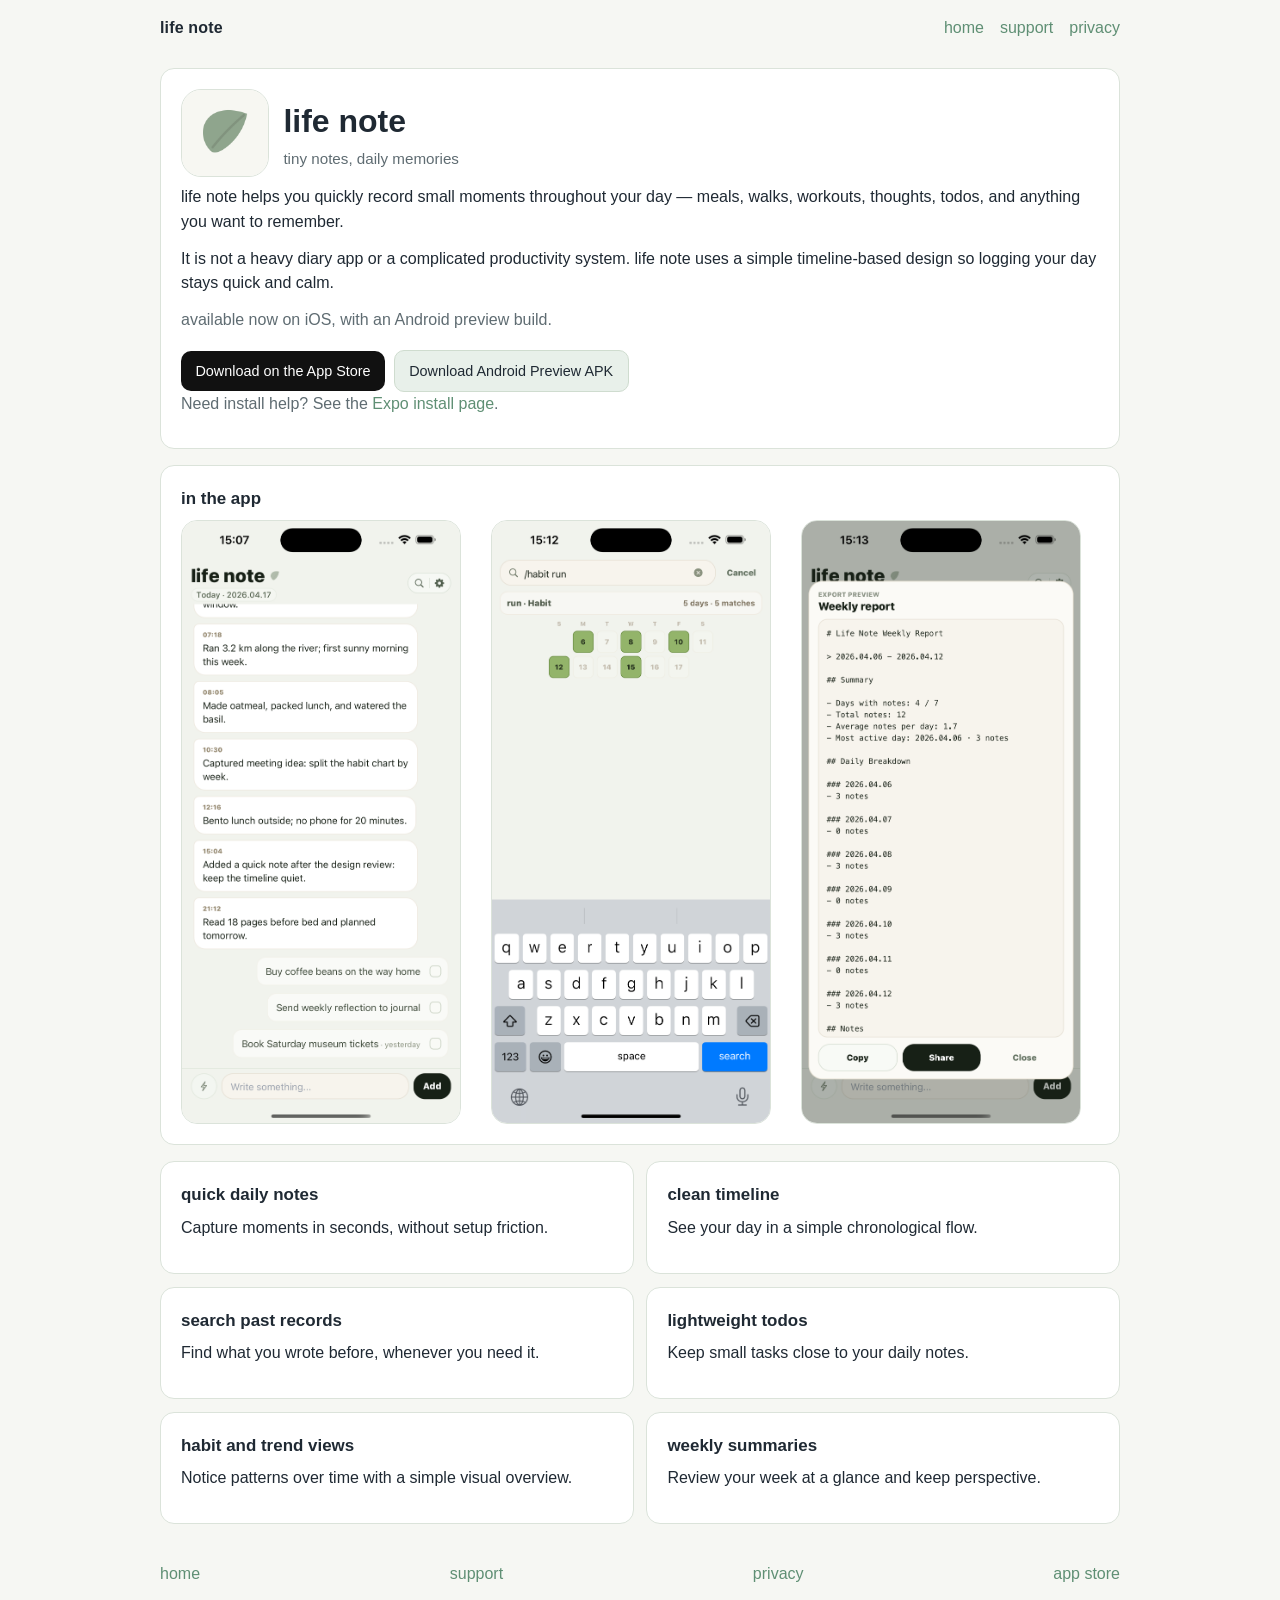
<file: index.html>
<!doctype html>
<html lang="en">
  <head>
    <meta charset="UTF-8" />
    <meta name="viewport" content="width=device-width, initial-scale=1" />
    <title>life note</title>
    <meta name="description" content="life note is a quiet daily log for tiny memories, with quick notes, a clean timeline, lightweight todos, and weekly summaries." />
    <meta property="og:title" content="life note" />
    <meta property="og:description" content="a quiet daily log for tiny memories" />
    <meta property="og:type" content="website" />
    <meta name="apple-itunes-app" content="app-id=6763540947" />
    <link rel="stylesheet" href="styles.css" />
  </head>
  <body>
    <header class="container site-header">
      <div class="brand">life note</div>
      <nav aria-label="Primary">
        <a href="./">home</a>
        <a href="support/">support</a>
        <a href="privacy/">privacy</a>
      </nav>
    </header>

    <main class="container">
      <section class="hero card">
        <div class="hero-top">
          <img class="app-icon" src="assets/app-icon.png" alt="life note app icon" width="88" height="88" />
          <div>
            <h1>life note</h1>
            <p class="eyebrow">tiny notes, daily memories</p>
          </div>
        </div>
        <p>
          life note helps you quickly record small moments throughout your day — meals,
          walks, workouts, thoughts, todos, and anything you want to remember.
        </p>
        <p>
          It is not a heavy diary app or a complicated productivity system. life note uses
          a simple timeline-based design so logging your day stays quick and calm.
        </p>
        <p class="app-status">available now on iOS, with an Android preview build.</p>
        <div class="store-links" aria-label="Download links">
          <p class="appstore-wrap">
            <a class="appstore-link" href="https://apps.apple.com/us/app/life-note-daily-log/id6763540947" aria-label="Download life note: daily log on the App Store">Download on the App Store</a>
          </p>
          <p class="appstore-wrap">
            <a class="apk-link" href="https://expo.dev/artifacts/eas/7yoeuyge9TSoAPJk5utCCJ.apk" aria-label="Download life note Android preview APK">Download Android Preview APK</a>
          </p>
        </div>
        <p class="meta">
          Need install help? See the
          <a href="https://expo.dev/accounts/wjianbo/projects/my-shortcut-app/builds/351c557d-491e-4d58-a4a0-22232714729a">Expo install page</a>.
        </p>
      </section>

      <section class="screenshots card" aria-label="life note iOS screenshots">
        <h2>in the app</h2>
        <div class="screenshot-grid">
          <img src="assets/screenshots/screenshot-timeline.png" alt="life note timeline screen" loading="lazy" />
          <img src="assets/screenshots/screenshot-search.png" alt="life note search and trends screen" loading="lazy" />
          <img src="assets/screenshots/screenshot-summary.png" alt="life note weekly summary and todo screen" loading="lazy" />
        </div>
      </section>

      <section class="features" aria-label="Features">
        <article class="card"><h2>quick daily notes</h2><p>Capture moments in seconds, without setup friction.</p></article>
        <article class="card"><h2>clean timeline</h2><p>See your day in a simple chronological flow.</p></article>
        <article class="card"><h2>search past records</h2><p>Find what you wrote before, whenever you need it.</p></article>
        <article class="card"><h2>lightweight todos</h2><p>Keep small tasks close to your daily notes.</p></article>
        <article class="card"><h2>habit and trend views</h2><p>Notice patterns over time with a simple visual overview.</p></article>
        <article class="card"><h2>weekly summaries</h2><p>Review your week at a glance and keep perspective.</p></article>
      </section>
    </main>

    <footer class="container site-footer">
      <a href="./">home</a>
      <a href="support/">support</a>
      <a href="privacy/">privacy</a>
      <a href="https://apps.apple.com/us/app/life-note-daily-log/id6763540947">app store</a>
    </footer>
  </body>
</html>
</file>
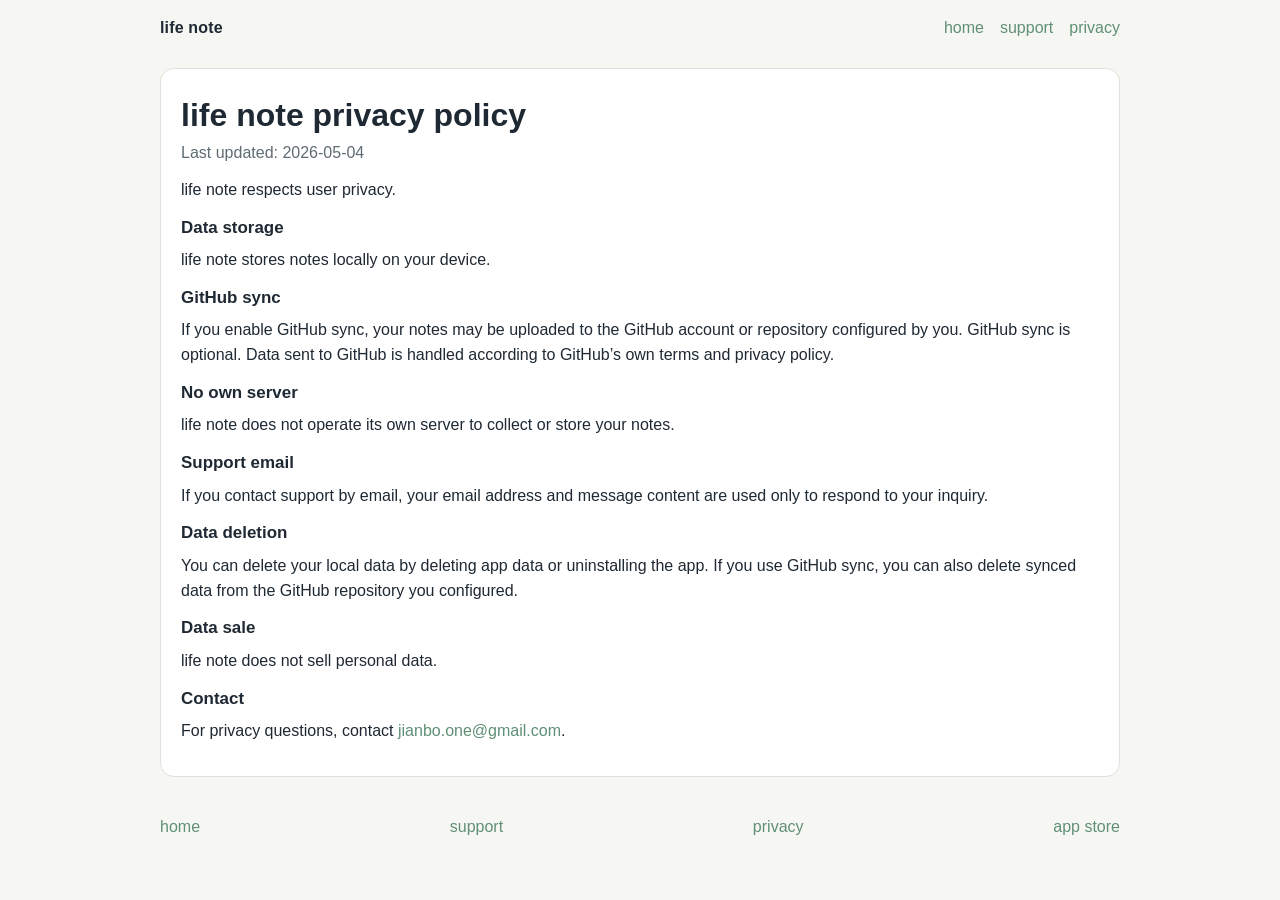
<file: privacy/index.html>
<!doctype html>
<html lang="en">
  <head>
    <meta charset="UTF-8" />
    <meta name="viewport" content="width=device-width, initial-scale=1" />
    <title>life note privacy policy</title>
    <meta name="description" content="Privacy policy for the life note iOS app." />
    <meta property="og:title" content="life note privacy policy" />
    <meta property="og:description" content="How life note handles your data and privacy." />
    <meta property="og:type" content="website" />
    <link rel="stylesheet" href="../styles.css" />
  </head>
  <body>
    <header class="container site-header">
      <div class="brand">life note</div>
      <nav aria-label="Primary">
        <a href="../">home</a>
        <a href="../support/">support</a>
        <a href="./">privacy</a>
      </nav>
    </header>

    <main class="container page-main">
      <article class="card policy">
        <h1>life note privacy policy</h1>
        <p class="meta">Last updated: 2026-05-04</p>

        <p>life note respects user privacy.</p>

        <h2>Data storage</h2>
        <p>life note stores notes locally on your device.</p>

        <h2>GitHub sync</h2>
        <p>
          If you enable GitHub sync, your notes may be uploaded to the GitHub account or
          repository configured by you. GitHub sync is optional. Data sent to GitHub is
          handled according to GitHub’s own terms and privacy policy.
        </p>

        <h2>No own server</h2>
        <p>life note does not operate its own server to collect or store your notes.</p>

        <h2>Support email</h2>
        <p>
          If you contact support by email, your email address and message content are used
          only to respond to your inquiry.
        </p>

        <h2>Data deletion</h2>
        <p>
          You can delete your local data by deleting app data or uninstalling the app. If
          you use GitHub sync, you can also delete synced data from the GitHub repository
          you configured.
        </p>

        <h2>Data sale</h2>
        <p>life note does not sell personal data.</p>

        <h2>Contact</h2>
        <p>
          For privacy questions, contact
          <a href="mailto:jianbo.one@gmail.com">jianbo.one@gmail.com</a>.
        </p>
      </article>
    </main>

    <footer class="container site-footer">
      <a href="../">home</a>
      <a href="../support/">support</a>
      <a href="./">privacy</a>
      <a href="https://apps.apple.com/us/app/life-note-daily-log/id6763540947">app store</a>
    </footer>
  </body>
</html>
</file>
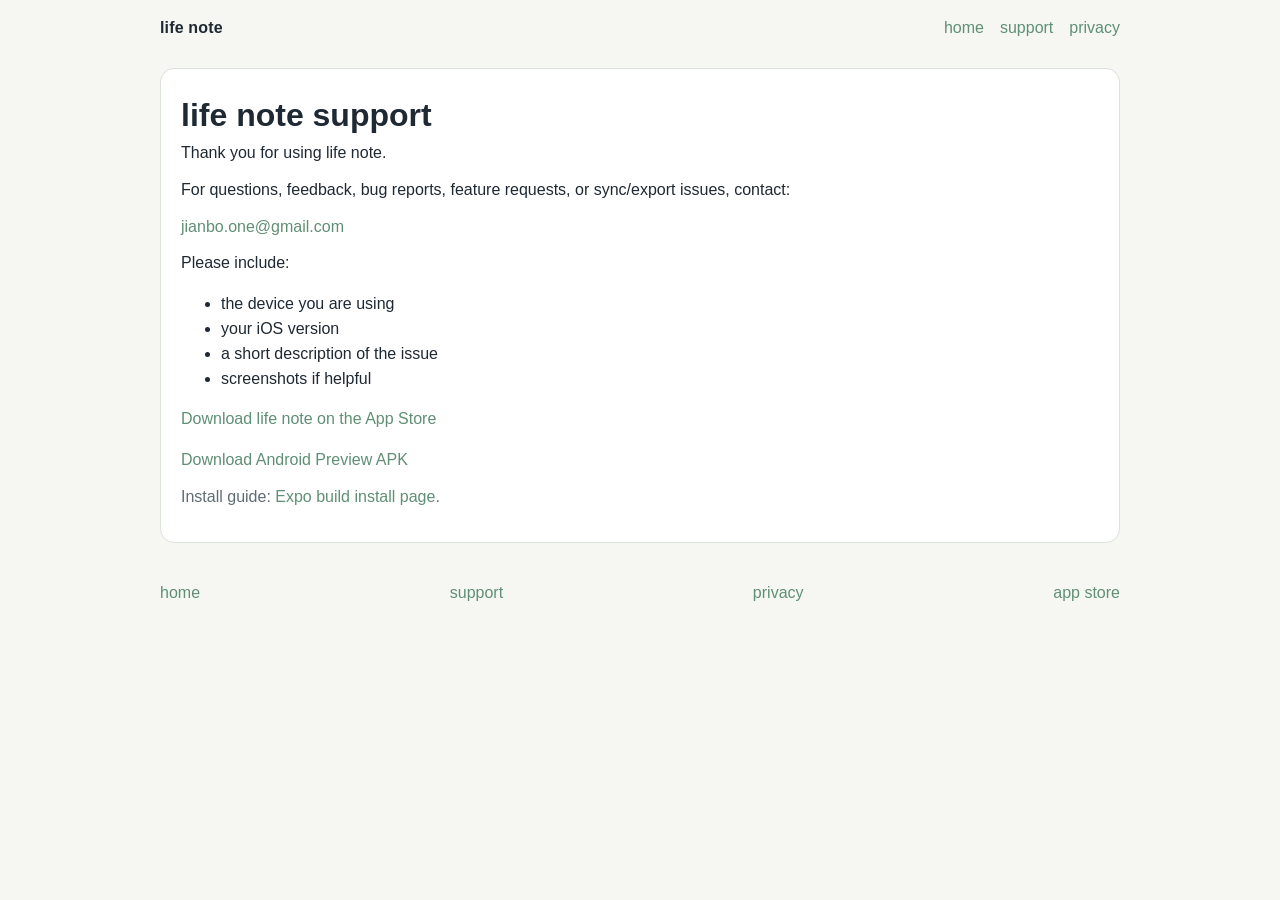
<file: support/index.html>
<!doctype html>
<html lang="en">
  <head>
    <meta charset="UTF-8" />
    <meta name="viewport" content="width=device-width, initial-scale=1" />
    <title>life note support</title>
    <meta name="description" content="Contact support for life note questions, feedback, bug reports, feature requests, and sync/export issues." />
    <meta property="og:title" content="life note support" />
    <meta property="og:description" content="Get support for life note." />
    <meta property="og:type" content="website" />
    <link rel="stylesheet" href="../styles.css" />
  </head>
  <body>
    <header class="container site-header">
      <div class="brand">life note</div>
      <nav aria-label="Primary">
        <a href="../">home</a>
        <a href="./">support</a>
        <a href="../privacy/">privacy</a>
      </nav>
    </header>

    <main class="container page-main">
      <section class="card">
        <h1>life note support</h1>
        <p>Thank you for using life note.</p>
        <p>
          For questions, feedback, bug reports, feature requests, or sync/export issues,
          contact:
        </p>
        <p><a href="mailto:jianbo.one@gmail.com">jianbo.one@gmail.com</a></p>
        <p>Please include:</p>
        <ul>
          <li>the device you are using</li>
          <li>your iOS version</li>
          <li>a short description of the issue</li>
          <li>screenshots if helpful</li>
        </ul>
        <p class="support-download"><a href="https://apps.apple.com/us/app/life-note-daily-log/id6763540947">Download life note on the App Store</a></p>
        <p class="support-download"><a href="https://expo.dev/artifacts/eas/xuKtZg84Bz2iUDYdTc2a85.apk">Download Android Preview APK</a></p>
        <p class="meta">Install guide: <a href="https://expo.dev/accounts/wjianbo/projects/my-shortcut-app/builds/ff0eebcc-50a4-4cb1-8030-9c4676fff096">Expo build install page</a>.</p>
      </section>
    </main>

    <footer class="container site-footer">
      <a href="../">home</a>
      <a href="./">support</a>
      <a href="../privacy/">privacy</a>
      <a href="https://apps.apple.com/us/app/life-note-daily-log/id6763540947">app store</a>
    </footer>
  </body>
</html>
</file>
<file: styles.css>
:root {
  --bg: #f6f7f3;
  --surface: #ffffff;
  --text: #1f2933;
  --muted: #5f6c72;
  --border: #dbe3da;
  --accent: #5f8f74;
}

* { box-sizing: border-box; }

body {
  margin: 0;
  font-family: -apple-system, BlinkMacSystemFont, "Segoe UI", Roboto, Helvetica, Arial, sans-serif;
  line-height: 1.55;
  color: var(--text);
  background: var(--bg);
}

a {
  color: var(--accent);
  text-decoration: none;
}

a:hover,
a:focus-visible {
  text-decoration: underline;
}

.container {
  width: min(960px, 92vw);
  margin: 0 auto;
}

.site-header,
.site-footer {
  display: flex;
  align-items: center;
  justify-content: space-between;
  gap: 1rem;
  padding: 1rem 0;
}

.site-header nav,
.site-footer {
  display: flex;
  gap: 1rem;
  flex-wrap: wrap;
}

.brand {
  font-weight: 600;
  letter-spacing: 0.01em;
}

.card {
  background: var(--surface);
  border: 1px solid var(--border);
  border-radius: 14px;
  padding: 1.1rem;
}

.hero {
  margin: 0.7rem 0 1rem;
}

.hero-top {
  display: flex;
  align-items: center;
  gap: 0.9rem;
  margin-bottom: 0.5rem;
}

.app-icon {
  width: 88px;
  height: 88px;
  border-radius: 20px;
  border: 1px solid var(--border);
}

.eyebrow {
  margin: 0;
  color: var(--muted);
  font-size: 0.95rem;
}

h1 {
  font-size: clamp(1.4rem, 3.5vw, 2rem);
  line-height: 1.25;
  margin: 0.35rem 0 0.4rem;
}

h2 {
  margin: 0 0 0.45rem;
  font-size: 1.06rem;
}

p {
  margin: 0 0 0.75rem;
}

.app-status,
.meta {
  color: var(--muted);
}

.appstore-wrap {
  margin: 0.3rem 0 0;
}

.store-links {
  display: flex;
  flex-wrap: wrap;
  gap: 0.55rem;
  align-items: center;
}

.appstore-link {
  display: inline-block;
  color: #fff;
  background: #111;
  padding: 0.55rem 0.9rem;
  border-radius: 10px;
  font-size: 0.9rem;
}

.apk-link {
  display: inline-block;
  color: var(--text);
  background: #e8f0ea;
  border: 1px solid #cfdccf;
  padding: 0.55rem 0.9rem;
  border-radius: 10px;
  font-size: 0.9rem;
}

.screenshots {
  margin-bottom: 1rem;
}

.screenshot-grid {
  display: grid;
  grid-template-columns: 1fr;
  gap: 0.75rem;
}

.screenshot-grid img {
  width: 100%;
  max-width: 280px;
  display: block;
  border-radius: 16px;
  border: 1px solid var(--border);
  background: #fafafa;
  object-fit: cover;
}


.features {
  display: grid;
  grid-template-columns: 1fr;
  gap: 0.8rem;
  margin-bottom: 1.4rem;
}

.page-main {
  margin: 0.7rem auto 1.4rem;
}

.support-download {
  margin-top: 1rem;
}

@media (min-width: 680px) {
  .features {
    grid-template-columns: 1fr 1fr;
  }

  .screenshot-grid {
    grid-template-columns: repeat(3, minmax(0, 1fr));
  }

  .card {
    padding: 1.25rem;
  }
}
</file>
